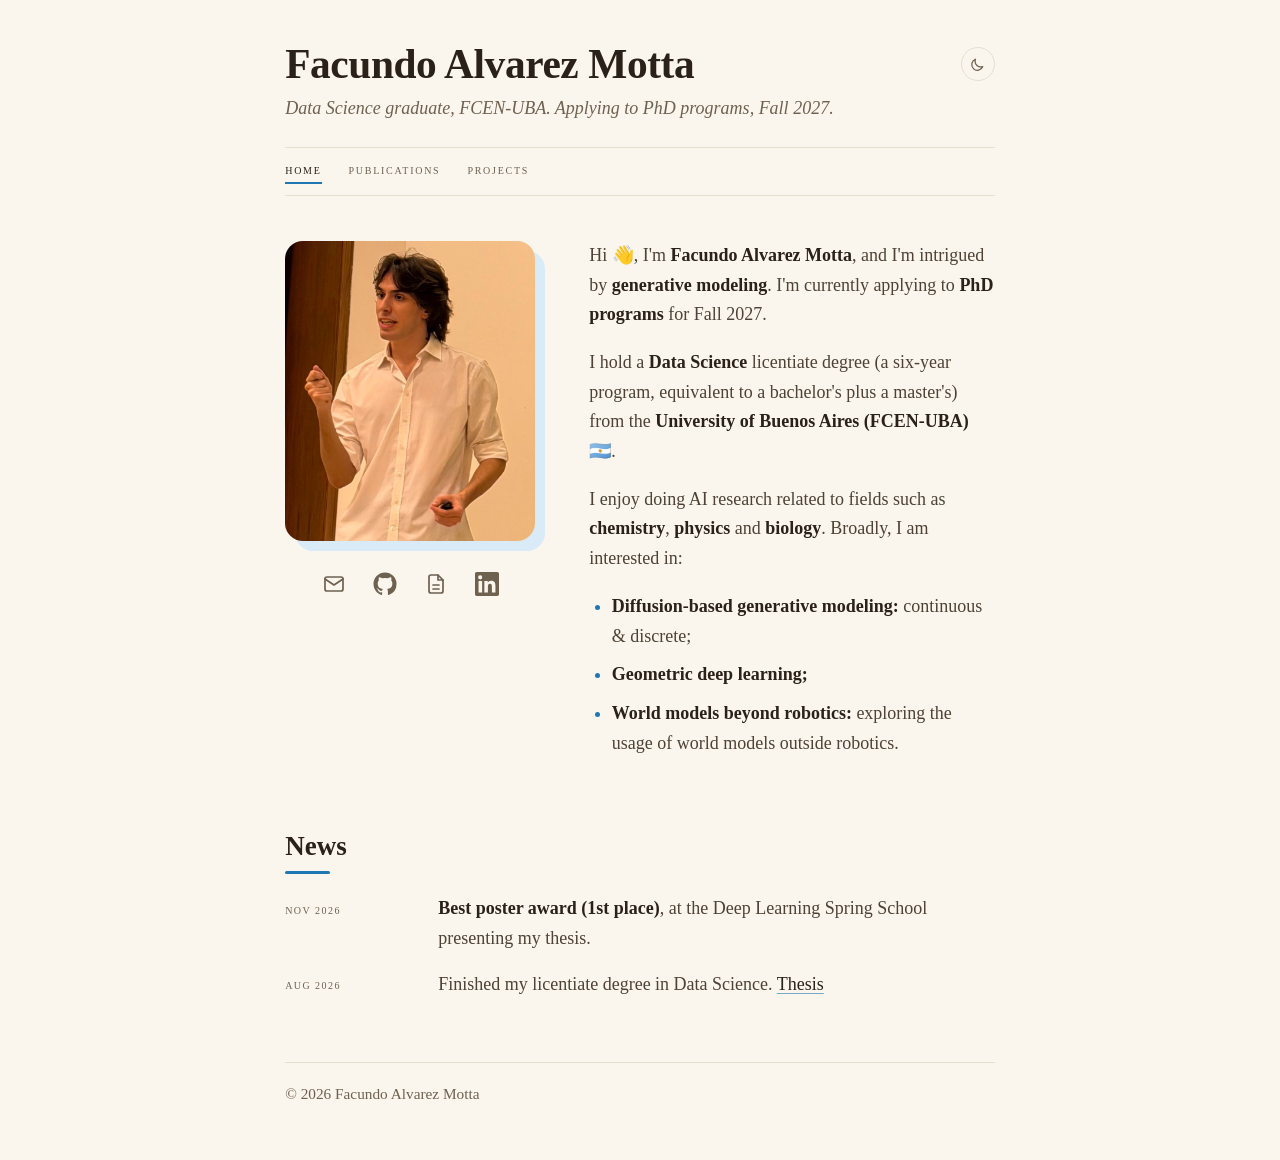
<file: index.html>
<!DOCTYPE html>
<html lang="en">
<head>
  <meta charset="utf-8">
  <meta name="viewport" content="width=device-width, initial-scale=1">
  <meta name="color-scheme" content="light dark">
  <title>Facundo Alvarez Motta</title>
  <meta name="description" content="Facundo Alvarez Motta: Data Science graduate from FCEN-UBA working on diffusion and generative models. Applying to PhD programs for Fall 2027.">

  <!-- Open Graph -->
  <meta property="og:type" content="website">
  <meta property="og:title" content="Facundo Alvarez Motta">
  <meta property="og:description" content="Data Science graduate (FCEN-UBA) working on diffusion and generative models.">
  <meta property="og:url" content="https://facumotta.github.io">
  <meta property="og:image" content="https://facumotta.github.io/assets/img/photo.jpg">

  <!-- Apply a saved theme choice before first paint to avoid a flash -->
  <script>
    (function () {
      try {
        var savedTheme = localStorage.getItem("theme");
        if (savedTheme === "light" || savedTheme === "dark") {
          document.documentElement.dataset.theme = savedTheme;
        }
      } catch (error) {
        // Storage blocked: fall back to the system theme
      }
    })();
  </script>

  <link rel="icon" href="assets/img/favicon.svg?v=2" type="image/svg+xml">
  <link rel="apple-touch-icon" href="assets/img/apple-touch-icon.png">
  <link rel="stylesheet" href="assets/css/style.css">
  <script defer src="assets/js/main.js"></script>
</head>
<body>
  <div class="page">
    <header>
      <div class="header-row">
        <h1 class="site-title"><a href="./">Facundo Alvarez Motta</a></h1>
        <button type="button" class="theme-toggle" id="theme-toggle" aria-label="Switch to dark theme" title="Switch theme">
          <svg class="icon-moon" viewBox="0 0 20 20" fill="none" stroke="currentColor" stroke-width="1.5" stroke-linejoin="round" aria-hidden="true"><path d="M16.2 12.4A6.7 6.7 0 017.6 3.8a6.7 6.7 0 108.6 8.6z"/></svg>
          <svg class="icon-sun" viewBox="0 0 20 20" fill="none" stroke="currentColor" stroke-width="1.5" stroke-linecap="round" aria-hidden="true"><circle cx="10" cy="10" r="3.4"/><path d="M10 1.8v2m0 12.4v2M1.8 10h2m12.4 0h2M4.2 4.2l1.4 1.4m8.8 8.8 1.4 1.4m-11.6 0 1.4-1.4m8.8-8.8 1.4-1.4"/></svg>
        </button>
      </div>
      <p class="tagline">Data Science graduate, FCEN-UBA. Applying to PhD programs, Fall 2027.</p>
      <nav class="site-nav" aria-label="Sections">
        <a href="./" aria-current="page">Home</a>
        <a href="publications">Publications</a>
        <a href="projects">Projects</a>
      </nav>
    </header>

    <main id="top">
      <div class="home-grid">
        <div class="home-portrait">
          <div class="photo-frame">
            <img src="assets/img/photo.jpg" width="1400" height="1680"
                 alt="Portrait of Facundo Alvarez Motta giving a talk">
          </div>
          <div class="home-social">
            <a href="https://forms.gle/Z3ZrX4k9ydGMcUhd7" aria-label="Contact form" title="Contact form">
              <svg viewBox="0 0 24 24" fill="none" stroke="currentColor" stroke-width="1.7" stroke-linecap="round" stroke-linejoin="round" aria-hidden="true"><rect x="3" y="5" width="18" height="14" rx="2"/><path d="M3 7l9 6 9-6"/></svg>
            </a>
            <a href="https://github.com/facumotta" aria-label="GitHub" title="GitHub">
              <svg viewBox="0 0 24 24" fill="currentColor" aria-hidden="true"><path d="M12 .5A11.5 11.5 0 0 0 .5 12c0 5.08 3.29 9.39 7.86 10.91.58.1.79-.25.79-.56v-2c-3.2.7-3.87-1.54-3.87-1.54-.52-1.33-1.28-1.69-1.28-1.69-1.04-.71.08-.7.08-.7 1.15.08 1.76 1.18 1.76 1.18 1.03 1.76 2.69 1.25 3.35.96.1-.75.4-1.25.73-1.54-2.55-.29-5.24-1.28-5.24-5.69 0-1.26.45-2.28 1.18-3.09-.12-.29-.51-1.46.11-3.05 0 0 .97-.31 3.17 1.18a11 11 0 0 1 5.77 0c2.2-1.49 3.17-1.18 3.17-1.18.63 1.59.23 2.76.11 3.05.74.81 1.18 1.83 1.18 3.09 0 4.42-2.69 5.39-5.25 5.68.41.36.78 1.06.78 2.14v3.17c0 .31.21.67.8.56A11.5 11.5 0 0 0 23.5 12 11.5 11.5 0 0 0 12 .5z"/></svg>
            </a>
            <a href="CV.pdf" target="_blank" rel="noopener" aria-label="CV" title="CV">
              <svg viewBox="0 0 24 24" fill="none" stroke="currentColor" stroke-width="1.7" stroke-linecap="round" stroke-linejoin="round" aria-hidden="true"><path d="M14 3H7a2 2 0 0 0-2 2v14a2 2 0 0 0 2 2h10a2 2 0 0 0 2-2V8z"/><path d="M14 3v5h5"/><path d="M9 13h6M9 17h6"/></svg>
            </a>
            <a href="https://www.linkedin.com/in/facundo-alvarez-motta/" aria-label="LinkedIn" title="LinkedIn">
              <svg viewBox="0 0 24 24" fill="currentColor" aria-hidden="true"><path d="M20.45 20.45h-3.56v-5.57c0-1.33-.03-3.04-1.85-3.04-1.86 0-2.14 1.45-2.14 2.94v5.67H9.34V9h3.41v1.56h.05c.48-.9 1.64-1.85 3.37-1.85 3.6 0 4.27 2.37 4.27 5.46v6.28zM5.34 7.43a2.07 2.07 0 1 1 0-4.13 2.07 2.07 0 0 1 0 4.13zM7.12 20.45H3.56V9h3.56v11.45zM22.22 0H1.77C.79 0 0 .77 0 1.73v20.54C0 23.23.79 24 1.77 24h20.45c.98 0 1.78-.77 1.78-1.73V1.73C24 .77 23.2 0 22.22 0z"/></svg>
            </a>
          </div>
        </div>

        <div class="home-bio">
          <p>
            Hi 👋, I'm <strong>Facundo Alvarez Motta</strong>, and I'm intrigued by <strong>generative modeling</strong>.
            I'm currently applying to <strong>PhD programs</strong> for Fall 2027.
          </p>
          <p>
            I hold a <strong>Data Science</strong> licentiate degree (a six-year program, equivalent to a bachelor's
            plus a master's) from the <strong>University of Buenos Aires (FCEN-UBA)</strong>🇦🇷.
          </p>
          <p>
            I enjoy doing AI research related to fields such as <strong>chemistry</strong>, <strong>physics</strong> and <strong>biology</strong>. Broadly, I am interested in:</p>
          <ul>
            <li><strong>Diffusion-based generative modeling:</strong> continuous & discrete;</li>
            <li><strong>Geometric deep learning;</strong></li>
            <li><strong>World models beyond robotics:</strong> exploring the usage of world models outside robotics.</li>
          </ul>
        </div>
      </div>

      <section aria-labelledby="news">
        <h2 id="news">News</h2>
        <ul class="news">
          <!-- Newest first -->
          <li><time datetime="2026-11">Nov 2026</time><span><strong>Best poster award (1st place)</strong>, at the Deep Learning Spring School presenting my thesis.</span></li>
          <li><time datetime="2026-08">Aug 2026</time><span>Finished my licentiate degree in Data Science. <a href="Tesis_Facundo_Alvarez_Motta.pdf">Thesis</a></span></li>
        </ul>
      </section>
    </main>

    <footer>
      <p>&copy; 2026 Facundo Alvarez Motta</p>
    </footer>
  </div>
</body>
</html>
</file>
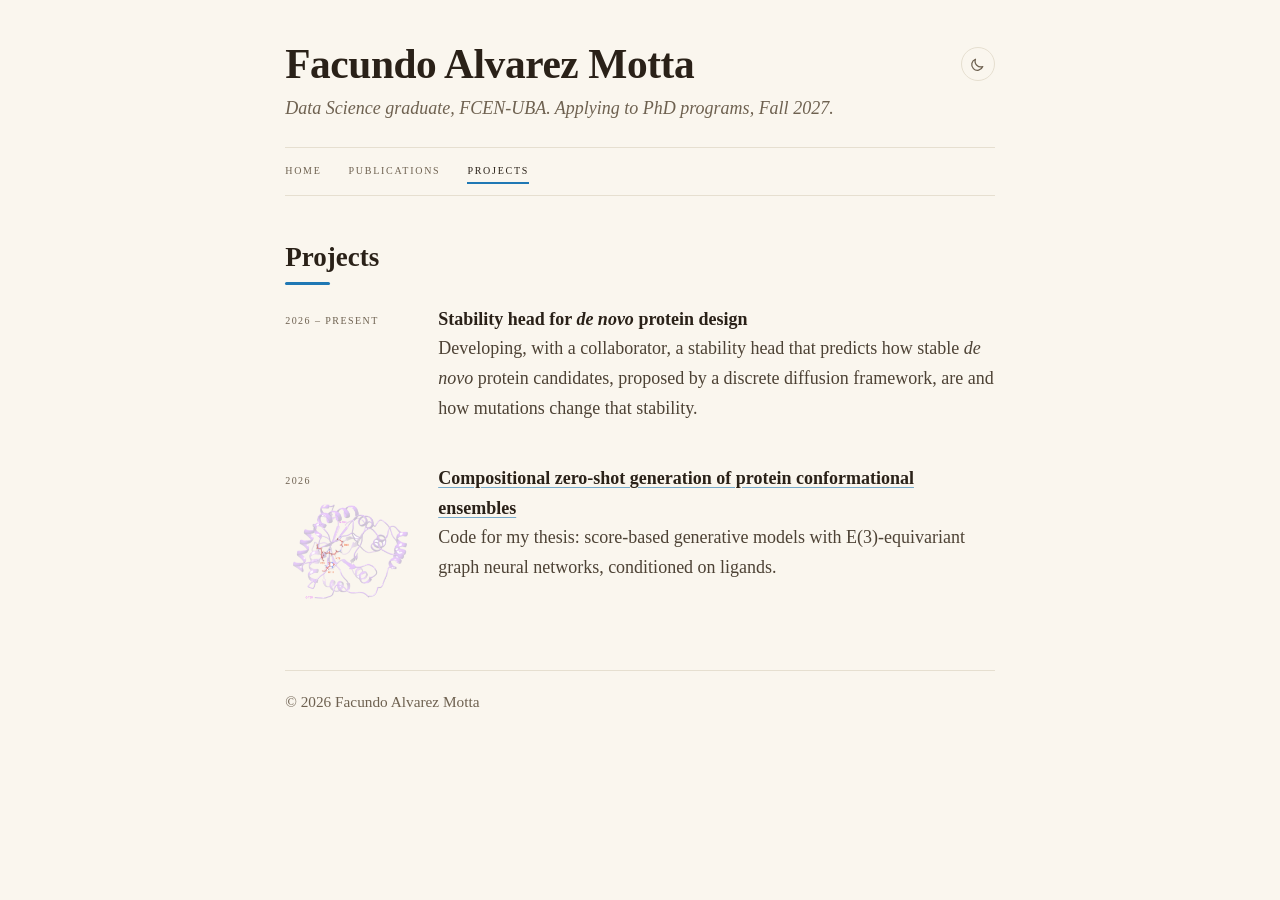
<file: projects.html>
<!DOCTYPE html>
<html lang="en">
<head>
  <meta charset="utf-8">
  <meta name="viewport" content="width=device-width, initial-scale=1">
  <meta name="color-scheme" content="light dark">
  <title>Projects | Facundo Alvarez Motta</title>
  <meta name="description" content="Projects by Facundo Alvarez Motta.">

  <!-- Open Graph -->
  <meta property="og:type" content="website">
  <meta property="og:title" content="Projects | Facundo Alvarez Motta">
  <meta property="og:description" content="Projects by Facundo Alvarez Motta.">
  <meta property="og:url" content="https://facumotta.github.io/projects">

  <!-- Apply a saved theme choice before first paint to avoid a flash -->
  <script>
    (function () {
      try {
        var savedTheme = localStorage.getItem("theme");
        if (savedTheme === "light" || savedTheme === "dark") {
          document.documentElement.dataset.theme = savedTheme;
        }
      } catch (error) {
        // Storage blocked: fall back to the system theme
      }
    })();
  </script>

  <link rel="icon" href="assets/img/favicon.svg?v=2" type="image/svg+xml">
  <link rel="apple-touch-icon" href="assets/img/apple-touch-icon.png">
  <link rel="stylesheet" href="assets/css/style.css">
  <script defer src="assets/js/main.js"></script>
</head>
<body>
  <div class="page">
    <header>
      <div class="header-row">
        <h1 class="site-title"><a href="./">Facundo Alvarez Motta</a></h1>
        <button type="button" class="theme-toggle" id="theme-toggle" aria-label="Switch to dark theme" title="Switch theme">
          <svg class="icon-moon" viewBox="0 0 20 20" fill="none" stroke="currentColor" stroke-width="1.5" stroke-linejoin="round" aria-hidden="true"><path d="M16.2 12.4A6.7 6.7 0 017.6 3.8a6.7 6.7 0 108.6 8.6z"/></svg>
          <svg class="icon-sun" viewBox="0 0 20 20" fill="none" stroke="currentColor" stroke-width="1.5" stroke-linecap="round" aria-hidden="true"><circle cx="10" cy="10" r="3.4"/><path d="M10 1.8v2m0 12.4v2M1.8 10h2m12.4 0h2M4.2 4.2l1.4 1.4m8.8 8.8 1.4 1.4m-11.6 0 1.4-1.4m8.8-8.8 1.4-1.4"/></svg>
        </button>
      </div>
      <p class="tagline">Data Science graduate, FCEN-UBA. Applying to PhD programs, Fall 2027.</p>
      <nav class="site-nav" aria-label="Sections">
        <a href="./">Home</a>
        <a href="publications">Publications</a>
        <a href="projects" aria-current="page">Projects</a>
      </nav>
    </header>

    <main>
      <h2 class="page-heading">Projects</h2>

      <!-- To add a project, copy one <li>: link on the title, one-line description below -->
      <ul class="projects">
        <li class="entry">
          <time datetime="2026">2026 – present</time>
          <div>
            <strong>Stability head for <em>de novo</em> protein design</strong>
            <!-- TODO: add a link once the project is public -->
            <span>Developing, with a collaborator, a stability head that predicts how stable <em>de novo</em> protein candidates, proposed by a discrete diffusion framework, are and how mutations change that stability.</span>
          </div>
        </li>
        <li class="entry">
          <div class="entry-side">
            <time datetime="2026">2026</time>
            <img src="assets/img/thesis-project.png" width="480" height="380" loading="lazy"
                 alt="Protein structure drawn as ribbons with four highlighted residues: D48, Y53, K78 and H111">
          </div>
          <div>
            <a href="https://github.com/facumotta/protein-diffusion-thesis">Compositional zero-shot generation of protein conformational ensembles</a>
            <span>Code for my thesis: score-based generative models with E(3)-equivariant graph neural networks, conditioned on ligands.</span>
          </div>
        </li>
      </ul>
    </main>

    <footer>
      <p>&copy; 2026 Facundo Alvarez Motta</p>
    </footer>
  </div>
</body>
</html>
</file>
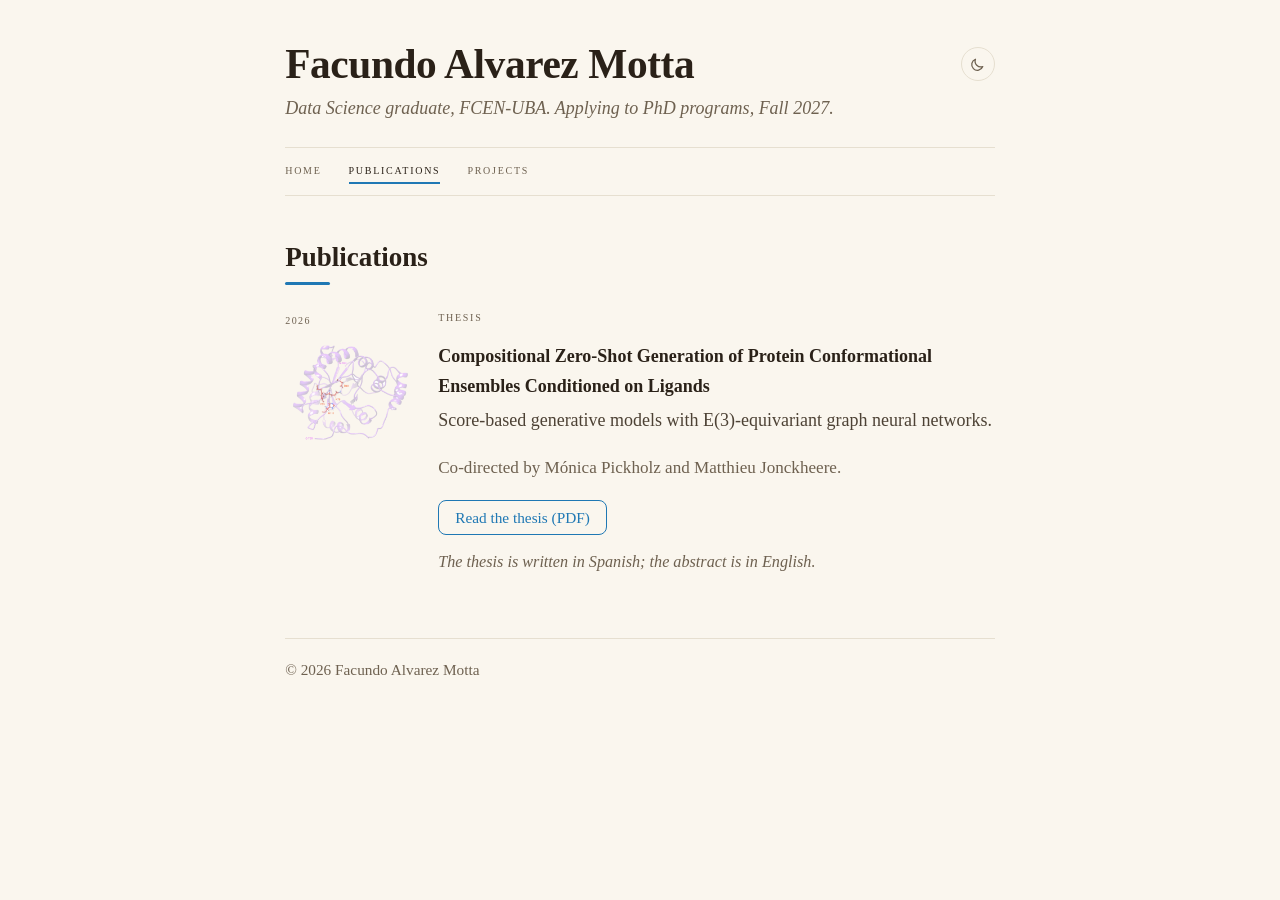
<file: publications.html>
<!DOCTYPE html>
<html lang="en">
<head>
  <meta charset="utf-8">
  <meta name="viewport" content="width=device-width, initial-scale=1">
  <meta name="color-scheme" content="light dark">
  <title>Publications | Facundo Alvarez Motta</title>
  <meta name="description" content="Publications and thesis by Facundo Alvarez Motta.">

  <!-- Open Graph -->
  <meta property="og:type" content="website">
  <meta property="og:title" content="Publications | Facundo Alvarez Motta">
  <meta property="og:description" content="Publications and thesis by Facundo Alvarez Motta.">
  <meta property="og:url" content="https://facumotta.github.io/publications">

  <!-- Apply a saved theme choice before first paint to avoid a flash -->
  <script>
    (function () {
      try {
        var savedTheme = localStorage.getItem("theme");
        if (savedTheme === "light" || savedTheme === "dark") {
          document.documentElement.dataset.theme = savedTheme;
        }
      } catch (error) {
        // Storage blocked: fall back to the system theme
      }
    })();
  </script>

  <link rel="icon" href="assets/img/favicon.svg?v=2" type="image/svg+xml">
  <link rel="apple-touch-icon" href="assets/img/apple-touch-icon.png">
  <link rel="stylesheet" href="assets/css/style.css">
  <script defer src="assets/js/main.js"></script>
</head>
<body>
  <div class="page">
    <header>
      <div class="header-row">
        <h1 class="site-title"><a href="./">Facundo Alvarez Motta</a></h1>
        <button type="button" class="theme-toggle" id="theme-toggle" aria-label="Switch to dark theme" title="Switch theme">
          <svg class="icon-moon" viewBox="0 0 20 20" fill="none" stroke="currentColor" stroke-width="1.5" stroke-linejoin="round" aria-hidden="true"><path d="M16.2 12.4A6.7 6.7 0 017.6 3.8a6.7 6.7 0 108.6 8.6z"/></svg>
          <svg class="icon-sun" viewBox="0 0 20 20" fill="none" stroke="currentColor" stroke-width="1.5" stroke-linecap="round" aria-hidden="true"><circle cx="10" cy="10" r="3.4"/><path d="M10 1.8v2m0 12.4v2M1.8 10h2m12.4 0h2M4.2 4.2l1.4 1.4m8.8 8.8 1.4 1.4m-11.6 0 1.4-1.4m8.8-8.8 1.4-1.4"/></svg>
        </button>
      </div>
      <p class="tagline">Data Science graduate, FCEN-UBA. Applying to PhD programs, Fall 2027.</p>
      <nav class="site-nav" aria-label="Sections">
        <a href="./">Home</a>
        <a href="publications" aria-current="page">Publications</a>
        <a href="projects">Projects</a>
      </nav>
    </header>

    <main>
      <h2 class="page-heading">Publications</h2>

      <section class="entry" aria-labelledby="thesis">
        <div class="entry-side">
          <time datetime="2026">2026</time>
          <img src="assets/img/thesis-project.png" width="480" height="380" loading="lazy"
               alt="Protein structure drawn as ribbons with four highlighted residues: D48, Y53, K78 and H111">
        </div>
        <div>
          <h3 class="pub-kind" id="thesis">Thesis</h3>
          <p class="thesis-title">Compositional Zero-Shot Generation of Protein Conformational Ensembles Conditioned on Ligands</p>
          <p>Score-based generative models with E(3)-equivariant graph neural networks.</p>
          <p class="thesis-meta">Co-directed by Mónica Pickholz and Matthieu Jonckheere.</p>
          <a class="btn" href="Tesis_Facundo_Alvarez_Motta.pdf">Read the thesis (PDF)</a>
          <p class="thesis-note">The thesis is written in Spanish; the abstract is in English.</p>
        </div>
      </section>
    </main>

    <footer>
      <p>&copy; 2026 Facundo Alvarez Motta</p>
    </footer>
  </div>
</body>
</html>
</file>
<file: assets/css/style.css>
/* ==========================================================================
   Design tokens
   Warm paper palette, system serif typography, celeste accent.
   System fonts only (no external font files).
   ========================================================================== */
:root {
  --font-serif: "Iowan Old Style", "Palatino Linotype", Palatino, "Book Antiqua", Georgia, serif;

  /* ink: primary text, body text, captions (warm brown-grays) */
  --ink-light: #2a2118;   --ink-dark: #eaf0eb;
  --ink-2-light: #4d4235; --ink-2-dark: #c4cbc5;
  --ink-3-light: #6e6150; --ink-3-dark: #9aa39c;
  /* surfaces: cream paper in light mode, green-tinted black in dark mode */
  --paper-light: #faf6ee; --paper-dark: #121614;
  --rule-light: #e6dfd0;  --rule-dark: #29302b;
  /* single accent: celeste, the sky blue of the Argentine flag */
  --accent-light: #1f78b4; --accent-dark: #74c0f0;
  --accent-soft-light: #d9ebf7; --accent-soft-dark: #1b3543;

  color-scheme: light dark;
  --ink: light-dark(var(--ink-light), var(--ink-dark));
  --ink-2: light-dark(var(--ink-2-light), var(--ink-2-dark));
  --ink-3: light-dark(var(--ink-3-light), var(--ink-3-dark));
  --paper: light-dark(var(--paper-light), var(--paper-dark));
  --rule: light-dark(var(--rule-light), var(--rule-dark));
  --accent: light-dark(var(--accent-light), var(--accent-dark));
  --accent-soft: light-dark(var(--accent-soft-light), var(--accent-soft-dark));

  --content-width: 760px;
  --photo-width: 250px;
  --photo-height: 300px;
  /* Photo framing (the photo file has the same 5:6 shape as the frame):
     --photo-zoom: 1 = whole photo visible, 3 = three times closer
     --photo-x / --photo-y: point of the photo placed at the frame center,
     as a fraction (0 = left/top edge, 1 = right/bottom edge) */
  --photo-zoom: 1.65;
  --photo-x: 0.405;
  --photo-y: 0.408;
}

/* Manual theme choice (set by main.js) overrides the system setting */
html[data-theme="light"] { color-scheme: light; }
html[data-theme="dark"] { color-scheme: dark; }

/* ---------- Base ---------- */
* { box-sizing: border-box; }

html { font-size: 18px; -webkit-text-size-adjust: 100%; }

body {
  margin: 0;
  background: var(--paper);
  color: var(--ink);
  font-family: var(--font-serif);
  line-height: 1.65;
}

.page {
  max-width: var(--content-width);
  margin: 0 auto;
  padding: 2.25rem 1.4rem 3rem;
}

p, li { color: var(--ink-2); }
p { margin: 0 0 1rem; }
strong { color: var(--ink); }

a {
  color: var(--ink);
  text-decoration-line: underline;
  text-decoration-thickness: 1px;
  text-underline-offset: 3px;
  text-decoration-color: color-mix(in srgb, var(--accent) 60%, transparent);
  transition: color 0.15s ease, text-decoration-color 0.15s ease;
}

a:hover { color: var(--accent); text-decoration-color: var(--accent); }

a:focus-visible,
button:focus-visible {
  outline: 3px solid var(--accent);
  outline-offset: 3px;
  border-radius: 4px;
}

::selection { background: var(--accent-soft); }

/* ---------- Header: name, italic tagline, theme toggle ---------- */
.header-row {
  display: flex;
  align-items: center;
  justify-content: space-between;
  gap: 1rem;
}

.site-title {
  margin: 0;
  font-size: 2.3rem;
  font-weight: 600;
  letter-spacing: -0.01em;
  line-height: 1.15;
}

.site-title a { text-decoration: none; }

.tagline {
  margin: 0.35rem 0 0;
  font-style: italic;
  color: var(--ink-3);
}

.theme-toggle {
  flex: none;
  width: 34px;
  height: 34px;
  display: inline-flex;
  align-items: center;
  justify-content: center;
  padding: 0;
  cursor: pointer;
  border-radius: 99px;
  border: 1px solid var(--rule);
  background: transparent;
  color: var(--ink-3);
  transition: color 0.15s ease, border-color 0.15s ease;
}

.theme-toggle:hover { color: var(--accent); border-color: var(--accent); }
.theme-toggle svg { width: 17px; height: 17px; }

/* Show the icon of the theme the click will switch to */
.theme-toggle[data-mode="light"] .icon-sun,
.theme-toggle[data-mode="dark"] .icon-moon { display: none; }

/* ---------- Nav: small caps, plain words ---------- */
.site-nav {
  display: flex;
  flex-wrap: wrap;
  gap: 4px 1.5rem;
  margin: 1.25rem 0 2.5rem;
  padding: 0.6rem 0;
  border-top: 1px solid var(--rule);
  border-bottom: 1px solid var(--rule);
  font-size: 0.8rem;
  font-variant-caps: all-small-caps;
  letter-spacing: 0.12em;
}

.site-nav a { color: var(--ink-3); text-decoration: none; }
.site-nav a:hover { color: var(--accent); }
.site-nav a[aria-current="page"] { color: var(--ink); border-bottom: 2px solid var(--accent); }

/* ---------- Home: photo left, bio right ---------- */
.home-grid {
  display: flex;
  flex-wrap: wrap;
  align-items: flex-start;
  gap: 2.5rem 3rem;
}

.home-portrait { flex: 0 0 var(--photo-width); }

/* Rounded rectangle with an offset celeste block behind it */
.photo-frame {
  position: relative;
  width: var(--photo-width);
  height: var(--photo-height);
  overflow: hidden;
  border-radius: 18px;
  box-shadow: 10px 10px 0 var(--accent-soft);
}

/* The photo is scaled by --photo-zoom and shifted so that the point
   (--photo-x, --photo-y) of the image sits at the center of the frame */
.photo-frame img {
  position: absolute;
  width: calc(var(--photo-zoom) * 100%);
  height: auto;
  left: calc(50% - var(--photo-x) * var(--photo-zoom) * 100%);
  top: calc(50% - var(--photo-y) * var(--photo-zoom) * 100%);
  max-width: none;
}

.home-social {
  display: flex;
  justify-content: center;
  gap: 1.5rem;
  margin-top: 1.75rem;
}

.home-social a { color: var(--ink-3); line-height: 0; }
.home-social a:hover { color: var(--accent); }
.home-social svg { width: 24px; height: 24px; }

/* Link whose URL has not been provided yet */
.home-social a.todo { opacity: 0.45; }

.home-bio { flex: 1; min-width: 300px; }
.home-bio p:first-child { margin-top: 0; }

.home-bio ul { margin: 0 0 1rem; padding-left: 1.25rem; }
.home-bio li { margin-bottom: 0.5rem; }
.home-bio li::marker { color: var(--accent); }

/* ---------- Section headings: short celeste rule underneath ---------- */
h2 {
  margin: 3rem 0 1.1rem;
  font-size: 1.5rem;
  font-weight: 600;
  line-height: 1.25;
}

h2::after {
  content: "";
  display: block;
  width: 2.5rem;
  height: 3px;
  margin-top: 0.4rem;
  background: var(--accent);
  border-radius: 2px;
}

/* ---------- News: date column on the left, achievement on the right ---------- */
.news { list-style: none; margin: 0; padding: 0; }

.news li {
  display: grid;
  grid-template-columns: 7.5rem 1fr;
  gap: 1rem;
  margin: 0 0 0.9rem;
}

.news time {
  padding-top: 0.2rem;
  font-size: 0.8rem;
  font-variant-caps: all-small-caps;
  letter-spacing: 0.1em;
  color: var(--ink-3);
  white-space: nowrap;
}

/* ---------- Projects: link with a one-line description below ---------- */
.projects { list-style: none; margin: 0; padding: 0; }

.projects li { margin: 0 0 2.25rem; }

.projects li a,
.projects li strong { font-weight: 600; }
.projects li span { display: block; }

/* ---------- Dated entry (projects, publications): date left, content right ---------- */
.entry {
  display: grid;
  grid-template-columns: 7.5rem 1fr;
  gap: 1rem;
}

.entry time {
  padding-top: 0.2rem;
  font-size: 0.8rem;
  font-variant-caps: all-small-caps;
  letter-spacing: 0.1em;
  color: var(--ink-3);
  white-space: nowrap;
}

/* Image under the date; the PNG has a transparent background */
.entry-side time { display: block; }
.entry-side img {
  display: block;
  width: 100%;
  max-width: 7.5rem;
  height: auto;
  margin-top: 0.5rem;
  transform-origin: center;
  transition: transform 0.25s ease;
}

/* Grow slightly on hover, from the center in all directions. Kept small so
   the extra width (split left and right) stays within the 1rem gap and never
   covers the text next to it */
.entry-side img:hover { transform: scale(1.15); }

@media (prefers-reduced-motion: reduce) {
  .entry-side img { transition: none; }
}

/* ---------- Publications / thesis ---------- */
.pub-kind {
  margin: 0 0 0.75rem;
  font-size: 0.8rem;
  font-weight: 400;
  font-variant-caps: all-small-caps;
  letter-spacing: 0.12em;
  color: var(--ink-3);
}

.thesis-title { margin-bottom: 0.25rem; font-weight: 600; color: var(--ink); }
.thesis-meta { color: var(--ink-3); font-size: 0.95rem; }

.btn {
  display: inline-flex;
  align-items: center;
  padding: 9px 16px;
  border: 1px solid var(--accent);
  border-radius: 8px;
  color: var(--accent);
  font-size: 0.85rem;
  line-height: 1;
  text-decoration: none;
  transition: background 0.15s ease, color 0.15s ease;
}

.btn:hover { background: var(--accent-soft); color: var(--ink); }

.thesis-note { margin: 0.75rem 0 0; color: var(--ink-3); font-size: 0.9rem; font-style: italic; }

/* First heading on a sub-page: no extra top space */
.page-heading { margin-top: 0; }

/* ---------- Footer ---------- */
footer {
  margin-top: 3.5rem;
  padding-top: 1rem;
  border-top: 1px solid var(--rule);
  font-size: 0.85rem;
  color: var(--ink-3);
}

footer p { margin: 0; color: inherit; }

/* ---------- Small screens: center photo above bio ---------- */
@media (max-width: 640px) {
  :root {
    --photo-width: 200px;
    --photo-height: 240px;
  }

  .home-portrait {
    flex-basis: 100%;
    display: flex;
    flex-direction: column;
    align-items: center;
  }

  .site-title { font-size: 1.8rem; }

  /* Narrow screens: date above the text */
  .news li,
  .entry { grid-template-columns: 1fr; gap: 0; }
}
</file>
